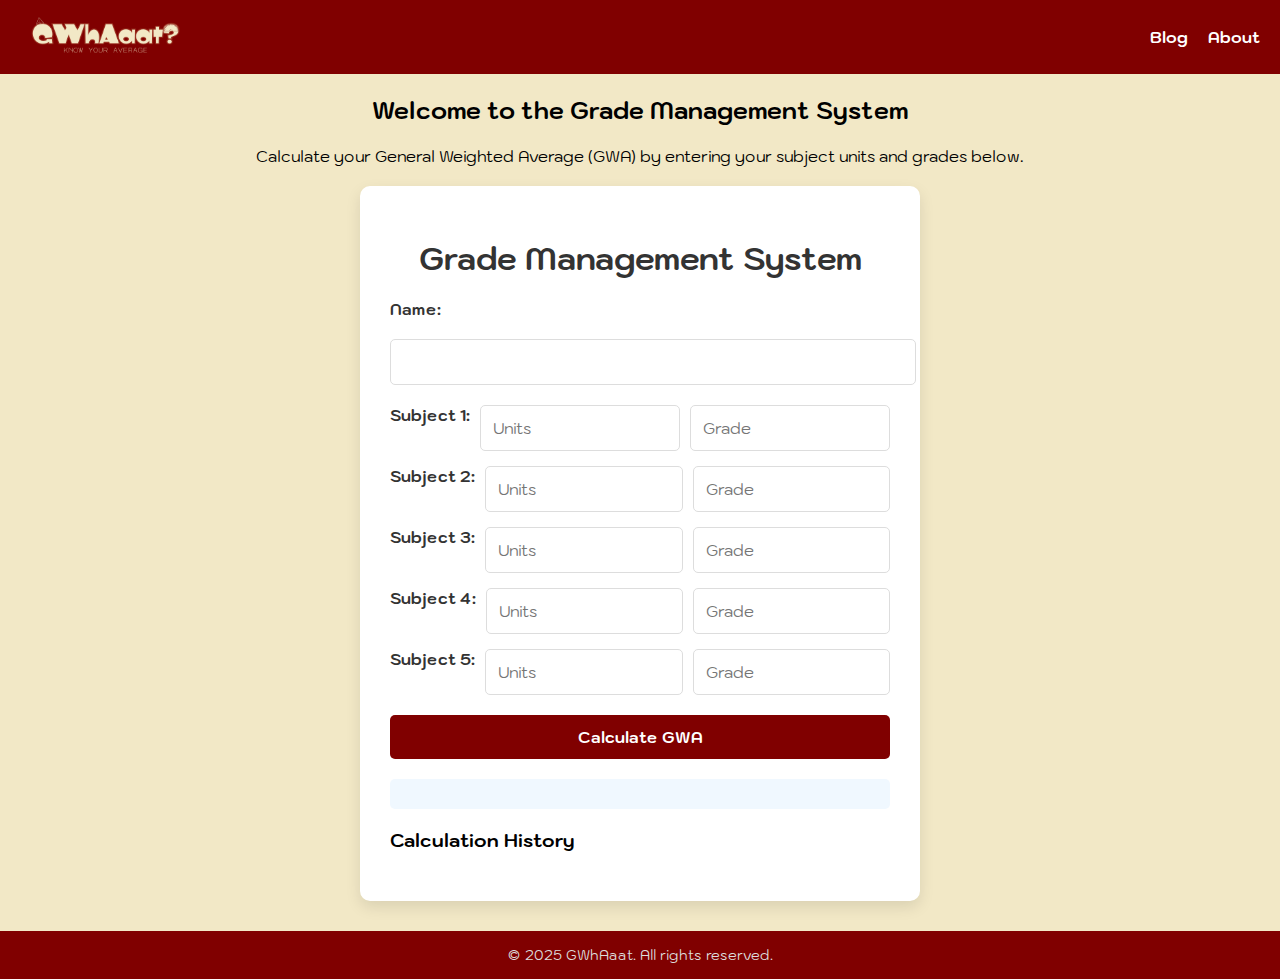
<file: index.html>
<!DOCTYPE html>
<html lang="en">
<head>
    <meta charset="UTF-8">
    <meta name="viewport" content="width=device-width, initial-scale=1.0">
    <title>GWhAaat?</title>
    <link rel="preconnect" href="https://fonts.googleapis.com">
    <link rel="preconnect" href="https://fonts.gstatic.com" crossorigin>
    <link href="https://fonts.googleapis.com/css2?family=Kodchasan&display=swap" rel="stylesheet">
    <link rel="stylesheet" href="assets/css/style.css">
</head>
<body>

    <header class="header">
        <nav class="nav">
            <div class = "nav-logo">
                <a href="../../index.html">
                    <img src="assets/img/gwhatLogo.png" alt="Logo">
                </a>
            </div>
            <ul class="nav-links">
                <li><a href="pages/blogPage/index.html">Blog</a></li>
                <li><a href="pages/aboutPage/index.html">About</a></li>
            </ul>
        </nav>
    </header>

    <div class="content">
        <h2>Welcome to the Grade Management System</h2>
        <p>Calculate your General Weighted Average (GWA) by entering your subject units and grades below.</p>
    </div>

    <div class="container">
        <h1>Grade Management System</h1>
        <form id="formGrade">
            <label for="name">Name:</label>
            <input type="text" id="name" name="name" required>

            <div class="grades-container">
                <div class="grade-row">
                    <label>Subject 1:</label>
                    <input type="number" class="unit" placeholder="Units" step="0.1" min="0.1" required>
                    <input type="number" class="grade" placeholder="Grade" step="0.1" min="0" max="100" required>
                </div>

                <div class="grade-row">
                    <label>Subject 2:</label>
                    <input type="number" class="unit" placeholder="Units" step="0.1" min="0.1" required>
                    <input type="number" class="grade" placeholder="Grade" step="0.1" min="0" max="100" required>
                </div>

                <div class="grade-row">
                    <label>Subject 3:</label>
                    <input type="number" class="unit" placeholder="Units" step="0.1" min="0.1" required>
                    <input type="number" class="grade" placeholder="Grade" step="0.1" min="0" max="100" required>
                </div>

                <div class="grade-row">
                    <label>Subject 4:</label>
                    <input type="number" class="unit" placeholder="Units" step="0.1" min="0.1" required>
                    <input type="number" class="grade" placeholder="Grade" step="0.1" min="0" max="100" required>
                </div>

                <div class="grade-row">
                    <label>Subject 5:</label>
                    <input type="number" class="unit" placeholder="Units" step="0.1" min="0.1" required>
                    <input type="number" class="grade" placeholder="Grade" step="0.1" min="0" max="100" required>
                </div>
            </div>

            <button type="submit">Calculate GWA</button>
        </form>

        <div id="output" class="output"></div>
        <h3>Calculation History</h3>
        <ul id="history"></ul>
    </div>

    <footer class="footer">
        <p>&copy; 2025 GWhAaat. All rights reserved.</p>
    </footer>

 <script src="assets/js/script.js"></script>
</body>
</html>
</file>
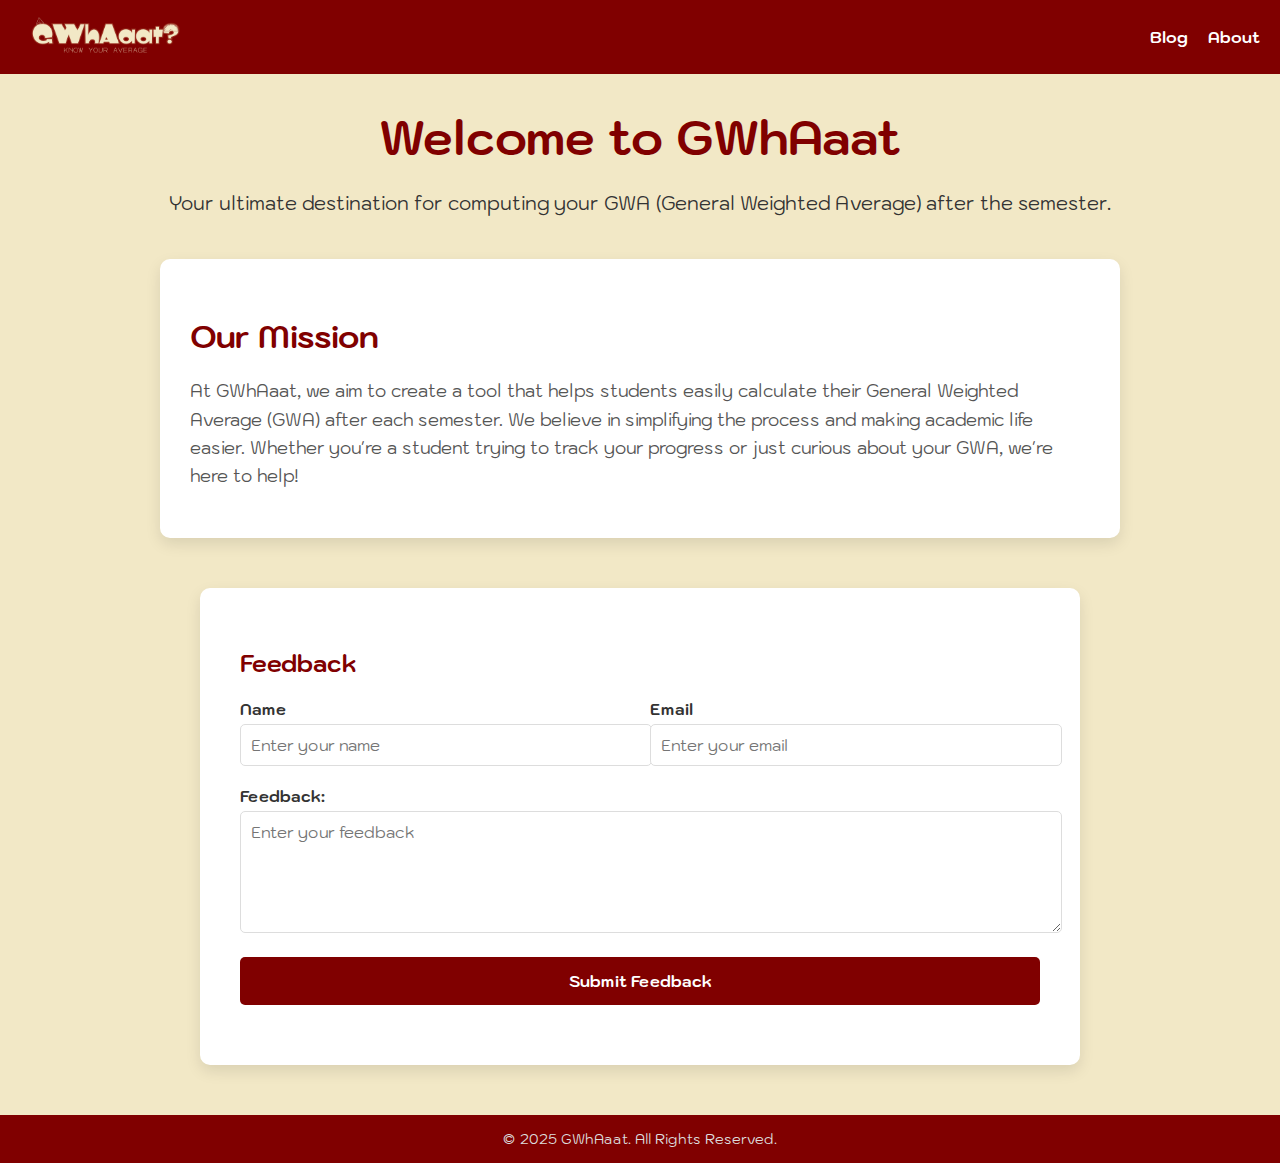
<file: pages/aboutPage/index.html>
<!DOCTYPE html>
<html lang="en">
<head>
    <meta charset="UTF-8">
    <meta name="viewport" content="width=device-width, initial-scale=1.0">
    <title>About - GWhAaat</title>
    <link rel = "preconnect" href = "https://fonts.googleapis.com">
    <link rel="preconnect" href= "https://fonts.gtatic.com" crossorigin>
    <link href="https://fonts.googleapis.com/css2?family=Kodchasan&family=Mali:ital,wght@0,200;0,300;0,400;0,500;0,600;0,700;1,200;1,300;1,400;1,500;1,600;1,700&display=swap" rel="stylesheet">
    <link rel="stylesheet" href="assets/css/style.css">
</head>
<body>
    <header class="header">
        <nav class="nav">
            <div class="nav-logo">
                <a href="../../index.html">
                    <img src="assets/img/gwhatLogo.png" alt="Logo">
                </a>
            </div>
            <ul class="nav-links">
                <li><a href="../blogPage/index.html">Blog</a></li>
                <li><a href="index.html">About</a></li>
            </ul>
        </nav>
    </header>

    <main class="about-main">
        <section class="introduction">
            <h1>Welcome to GWhAaat</h1>
            <p>Your ultimate destination for computing your GWA (General Weighted Average) after the semester.</p>
        </section>

        <section class="about-mission">
            <h2>Our Mission</h2>
            <p>At GWhAaat, we aim to create a tool that helps students easily calculate their General Weighted Average (GWA) after each semester. We believe in simplifying the process and making academic life easier. Whether you're a student trying to track your progress or just curious about your GWA, we're here to help!</p>
        </section>
    </main>

    <section class="feedback-container">
        <h2>Feedback</h2>
        <form id="feedbackForm">
            <div class="feedback-row">
                <div class="feedback-field">
                    <label for="name">Name</label>
                    <input type="text" id="name" name="name" placeholder="Enter your name" required>
                </div>
                <div class="feedback-field">
                    <label for="email">Email</label>
                    <input type="email" id="email" name="email" placeholder="Enter your email" required>
            </div>
            </div>
            <div class="feedback-row">
                <div class="feedback-field full-width">
                    <label for="feedback">Feedback:</label>
                    <textarea id="feedback" name="feedback" rows="5" placeholder="Enter your feedback" required></textarea>
                </div>
            </div>
            <button type="submit">Submit Feedback</button>
        </form>

        <div id="tyMessage">
            <p> Thank you for your feedback! We appreciate your input.</p>
        </div>
    </section>

    <footer class="footer">
        <p>&copy; 2025 GWhAaat. All Rights Reserved.</p>
    </footer>

    <script src="assets/js/scripts.js" defer></script>
</body>
</html>
</file>
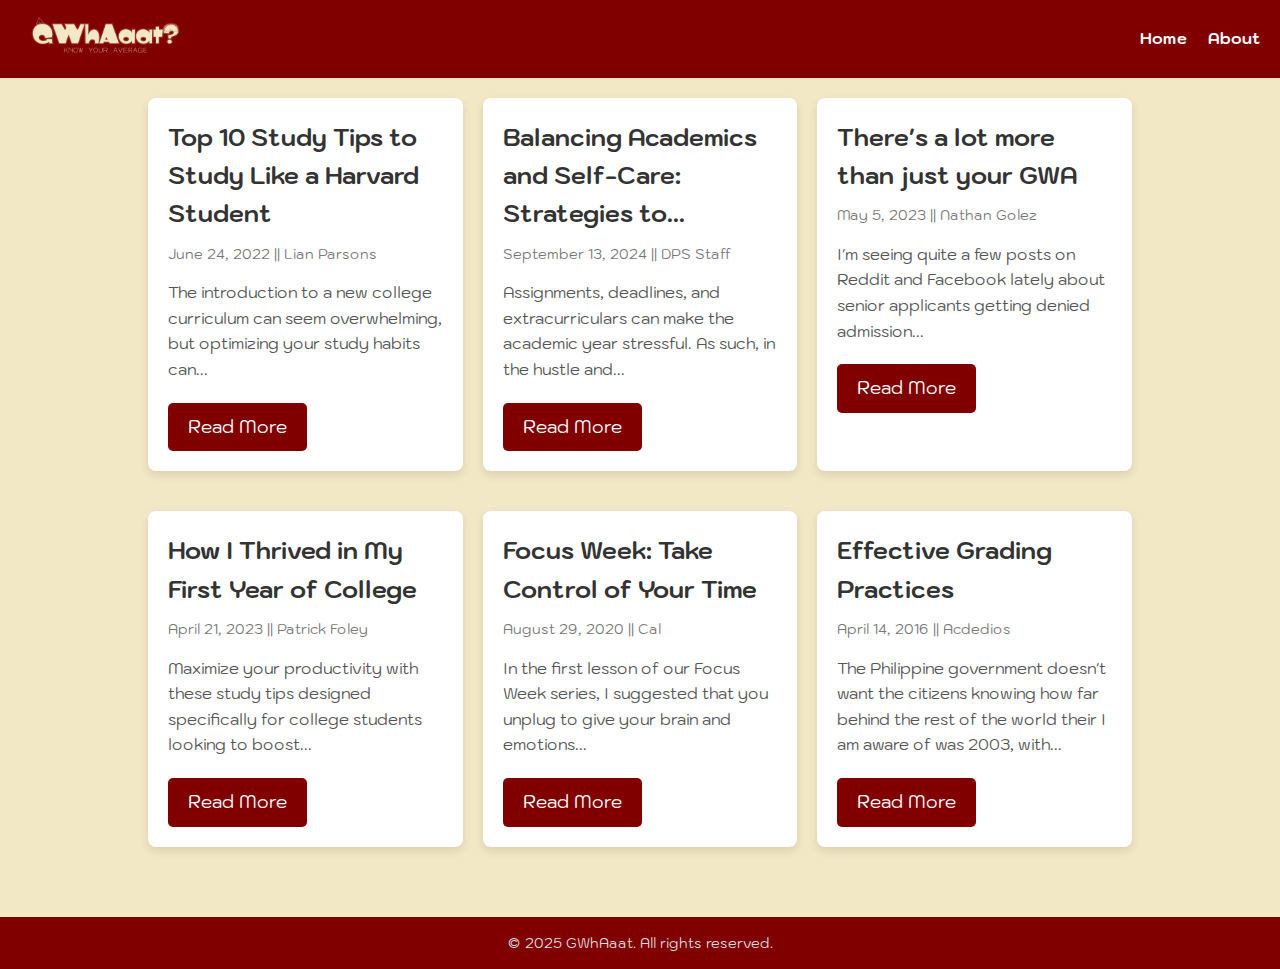
<file: pages/blogPage/index.html>
<!DOCTYPE html>
<html lang="en">
<head>
    <meta charset="UTF-8">
    <meta name="viewport" content="width=device-width, initial-scale=1.0">
    <title>Blog - GWhAaat?</title>
    <link rel = "preconnect" href = "https://fonts.googleapis.com">
    <link rel="preconnect" href= "https://fonts.gtatic.com" crossorigin>
    <link href="https://fonts.googleapis.com/css2?family=Kodchasan&family=Mali:ital,wght@0,200;0,300;0,400;0,500;0,600;0,700;1,200;1,300;1,400;1,500;1,600;1,700&display=swap" rel="stylesheet">
    <link rel="stylesheet" href="assets/css/style.css">
</head>
<body>
    <header class="header">
        <nav class="nav">
            <div class="nav-logo">
                <a href="../../index.html">
                    <img src="assets/img/gwhatLogo.png" alt="Logo">
                </a>
            </div>
            <ul class="nav-links">
                <li> <a href="../../index.html">Home</a></li>
                <li> <a href="../aboutPage/index.html"> About</a></li>
            </ul>
        </nav>
    </header>

    <section class="blog-posts">
        <div class="container">
            <div class="row">
                <article class="blog-item">
                    <h2 class="post-title">Top 10 Study Tips to Study Like a Harvard Student</h2>
                    <p class="post-dtauthor">June 24, 2022 || Lian Parsons</p>
                    <p class="post-sum">The introduction to a new college curriculum can seem overwhelming, but optimizing your study habits can...</p>
                    <a href="https://summer.harvard.edu/blog/top-10-study-tips-to-study-like-a-harvard-student/" class="read-more">Read More</a>
                </article>

                <article class="blog-item">
                 <h2 class="post-title">Balancing Academics and Self-Care: Strategies to...</h2>
                    <p class="post-dtauthor">September 13, 2024 || DPS Staff</p>
                    <p class="post-sum">Assignments, deadlines, and extracurriculars can make the academic year stressful. As such, in the hustle and...</p>
                    <a href="https://www.delawarepsychologicalservices.com/post/balancing-academics-and-self-care-strategies-to-prioritize-mental-health-during-busy-school-months" class="read-more">Read More</a>
                </article>

                <article class="blog-item">
                    <h2 class="post-title">There's a lot more than just your GWA</h2>
                    <p class="post-dtauthor">May 5, 2023 || Nathan Golez</p>
                    <p class="post-sum">I'm seeing quite a few posts on Reddit and Facebook lately about senior applicants getting denied admission...</p>
                    <a href="https://blog.nathangolez.com/2023/05/college-admissions-theres-a-lot-more-than-just-your-gwa" class="read-more">Read More</a>
                </article>
                
                <article class="blog-item">
                    <h2 class="post-title">How I Thrived in My First Year of College</h2>
                    <p class="post-dtauthor">April 21, 2023 || Patrick Foley</p>
                    <p class="post-sum">Maximize your productivity with these study tips designed specifically for college students looking to boost...</p>
                    <a href="https://www.ahead.ie/Blogmyfirstyear" class="read-more">Read More</a>
                </article>

                <article class="blog-item">
                    <h2 class="post-title">Focus Week: Take Control of Your Time</h2>
                    <p class="post-dtauthor">August 29, 2020 || Cal </p>
                    <p class="post-sum">In the first lesson of our Focus Week series, I suggested that you unplug to give your brain and emotions...</p>
                    <a href="https://calnewport.com/focus-week-take-control-of-your-time/" class="read-more">Read More</a>
                </article>

                <article class="blog-item">
                    <h2 class="post-title">Effective Grading Practices</h2>
                    <p class="post-dtauthor">April 14, 2016 || Acdedios</p>
                    <p class="post-sum">The Philippine government doesn't want the citizens knowing how far behind the rest of the world their I am aware of was 2003, with... </p>
                    <a href="https://www.philippinesbasiceducation.us/2016/04/effective-grading-practices.html" class="read-more">Read More</a>
                </article>
            </div>
        </div>
    </section>

    <footer class="footer">
        <p>&copy; 2025 GWhAaat. All rights reserved.</p>
    </footer>
</body>
</html>
</file>
<file: assets/css/style.css>
body {
    font-family: "Kodchasan", sans-serif;
    margin: 0;
    padding: 0;
    background-color: #F2E8C6;
}

.header {
    background: #800000;
    padding: 10px 20px;
}

.nav {
    display: flex;
    justify-content: space-between;
    align-items: center;
}

.nav-logo img {
    height: 50px;
    width: auto;
}

.nav-links {
    list-style: none;
    display: flex;
    gap: 20px;
}

.nav-links a {
    text-decoration: none;
    color: white;
    font-weight: bold;
}

.nav-links a:hover {
    color: #982B1C; 
}

.content {
    text-align: center;
    margin: 20px;
}

.container {
    max-width: 500px;
    margin: auto;
    padding: 30px;
    background: #fff;
    border-radius: 10px;
    box-shadow: 0 6px 15px rgba(0, 0, 0, 0.1);
}

h1 {
    text-align: center;
    color: #333;
    margin-bottom: 20px;
}

form {
    display: flex;
    flex-direction: column;
    gap: 20px;
}

label {
    font-weight: bold;
    color: #333;
}

.name-input {
    padding: 12px;
    border: 1px solid #ddd;
    border-radius: 5px;
    font-size: 16px;
    width: 100%;
    margin-bottom: 15px;
}

input {
    font-family: "Kodchasan", sans-serif;
    padding: 12px;
    border: 1px solid #ddd;
    border-radius: 5px;
    font-size: 16px;
    width: 100%;
}

button {
    padding: 12px;
    font-family: "Kodchasan", sans-serif;
    font-size: 16px;
    font-weight: bold;
    color: white;
    background-color: #800000;
    border: none;
    border-radius: 5px;
    cursor: pointer;
}

button:hover {
    background-color: #982B1C;
}

.grades-container {
    display: flex;
    flex-direction: column;
    gap: 15px;
}

.grade-row {
    display: flex;
    gap: 10px;
}

.grade-row input {
    flex: 1;
}

.output {
    margin-top: 20px;
    padding: 15px;
    background-color: #f0f8ff;
    border-radius: 5px;
    font-size: 16px;
    text-align: center;
}

.footer {
    background: #800000;
    color: #ddd;
    text-align: center;
    padding: 15px 0;
    position: relative;
    width: 100%;
    bottom: 0;
    left: 0;
    margin-top: 30px;
}

.footer p {
    margin: 0;
    font-size: 14px;
}
</file>
<file: pages/aboutPage/assets/css/style.css>
body {
    font-family: "Kodchasan", sans-serif;
    margin: 0;
    padding: 0;
    background-color: #F2E8C6;
    color: #333; 
}

.header {
    background: #800000;
    padding: 10px 20px;
}

.nav {
    display: flex;
    justify-content: space-between;
    align-items: center;
}

.nav-logo img {
    height: 50px;
    width: auto;
}

.nav-links {
    list-style: none;
    display: flex;
    gap: 20px;
}

.nav-links a {
    text-decoration: none;
    color: white;
    font-weight: bold;
}

.nav-links a:hover {
    color: #982B1C;
}

.main {
    padding: 20px;
    background-color: #F2E8C6;
}

.introduction {
    text-align: center;
    margin-bottom: 40px;
}

.introduction h1 {
    font-size: 3rem;
    color: #800000;
    margin-bottom: 20px;
}

.introduction p {
    font-size: 1.2rem;
    line-height: 1.6;
}

.about-mission {
    max-width: 900px;
    margin: auto;
    padding: 30px;
    background: #fff;
    border-radius: 10px;
    box-shadow: 0 6px 15px rgba(0, 0, 0, 0.1);
}

.about-mission h2 {
    color: #800000;
    font-size: 2rem;
    margin-bottom: 20px;
}

.about-mission p {
    font-size: 1.1rem;
    line-height: 1.6;
    color: #555;
}

.feedback-container {
    max-width: 800px; 
    margin: 50px auto;
    padding: 40px;
    background: #fff;
    border-radius: 10px;
    box-shadow: 0 6px 15px rgba(0, 0, 0, 0.1);
}

.feedback-container h2 {
    margin-bottom: 20px; ;
    color: #800000;
}

form {
    display: flex;
    flex-direction: column;
    gap: 20px;
    margin-bottom: 20px
}

.feedback-row {
    display: flex;
    justify-content: space-between;
    gap: 20px;
}

.feedback-field {
    flex: 1;
    gap: 10px;
}

.feedback-field label {
    font-weight: bold;
    color: #333;
}

.feedback-field input, .feedback-field textarea {
    font-family: "Kodchasan", sans-serif;
    padding: 10px;
    border: 1px solid #ddd;
    border-radius: 5px;
    font-size: 16px;
    width: 100%;
    margin-top: 5px;
}

.feedback-field.full-width {
    flex: 2;
}

button {
    font-family: "Kodchasan", sans-serif;
    padding: 14px;
    font-size: 16px;
    font-weight: bold;
    color: white;
    background: #800000;
    border: none;
    border-radius: 5px;
    cursor: pointer;
    transition: background-color 0.3s ease;
}

button:hover {
    background-color: #982B1C;
}

@media (max-width: 768px) {
    .feedback-row {
        flex-direction: column;
        gap: 15px;
    }  
}

#tyMessage {
    display: none;
}

.footer {
    background: #800000;
    color: #ddd;
    text-align: center;
    padding: 15px 0;
    position: relative;
    width: 100%;
    bottom: 0;
    left: 0;
    margin-top: 30px;
}

.footer p {
    margin: 0;
    font-size: 14px;
}

@media (max-width: 768px) {
    .introduction h1 {
        font-size: 2.5rem;
    }

    .about-mission, .feedback-container {
        padding: 15px;
    }

    button {
        padding: 10px;
    }

    .feedback-row {
        flex-direction: column;
    }
}
</file>
<file: pages/blogPage/assets/css/style.css>
* {
    margin: 0;
    padding: 0;
    box-sizing: border-box;
}

body {
    font-family: "Kodchasan", sans-serif;
    font-weight: 400;
    font-style: normal;
    background-color: #F2E8C6;
    color: #333;
    line-height: 1.6;
}

.header {
    background: #800000;
    padding: 10px 20px;
}

.nav {
    display: flex;
    justify-content: space-between;
    align-items: center;
}

.nav-logo img {
    height: 50px;
    width: auto;
}

.nav-links {
    list-style: none;
    display: flex;
    gap: 20px;
}

.nav-links a {
    text-decoration: none;
    color: white;
    font-weight: bold;
}


.nav-links a:hover {
    color: #982B1C; 
 }

.container {
    width: 80%;
    max-width: 1200px;
    margin: 0 auto;
    padding: 20px;
}

.row {
    display: flex;
    flex-wrap: wrap;
    gap: 20px;
    justify-content: space-between;
}

.blog-item {
    background-color: white;
    padding: 20px;
    border-radius: 8px;
    box-shadow: 0 4px 10px rgba(0, 0, 0, 0.1);
    margin-bottom: 20px;
    flex: 1 1 calc(33.33% - 20px); 
    box-sizing: border-box;
}

.blog-item h2 {
    font-size: 24px;
    color: #333;
    margin-bottom: 10px;
}

.blog-item .post-dtauthor {
    font-size: 14px;
    color: #777;
    margin-bottom: 15px;
}

.blog-item .post-sum {
    font-size: 16px;
    color: #555;
    margin-bottom: 20px;
}

.read-more {
    display: inline-block;
    background-color: #800000;
    color: white;
    padding: 10px 20px;
    text-decoration: none;
    border-radius: 5px;
    font-size: 18px;
}

.read-more:hover {
    background-color: #982B1C;
}

.footer {
    background: #800000;
    color: #ddd;
    text-align: center;
    padding: 15px 0;
    position: relative;
    width: 100%;
    bottom: 0;
    left: 0;
    margin-top: 30px;
}

.footer p {
    margin: 0;
    font-size: 14px;
}

@media (max-width: 768px) {
    .blog-item {
        flex: 1 1 calc(50% - 20px); 
    }
}

@media (max-width: 480px) {
    .blog-item {
        flex: 1 1 100%; 
    }
}
</file>
